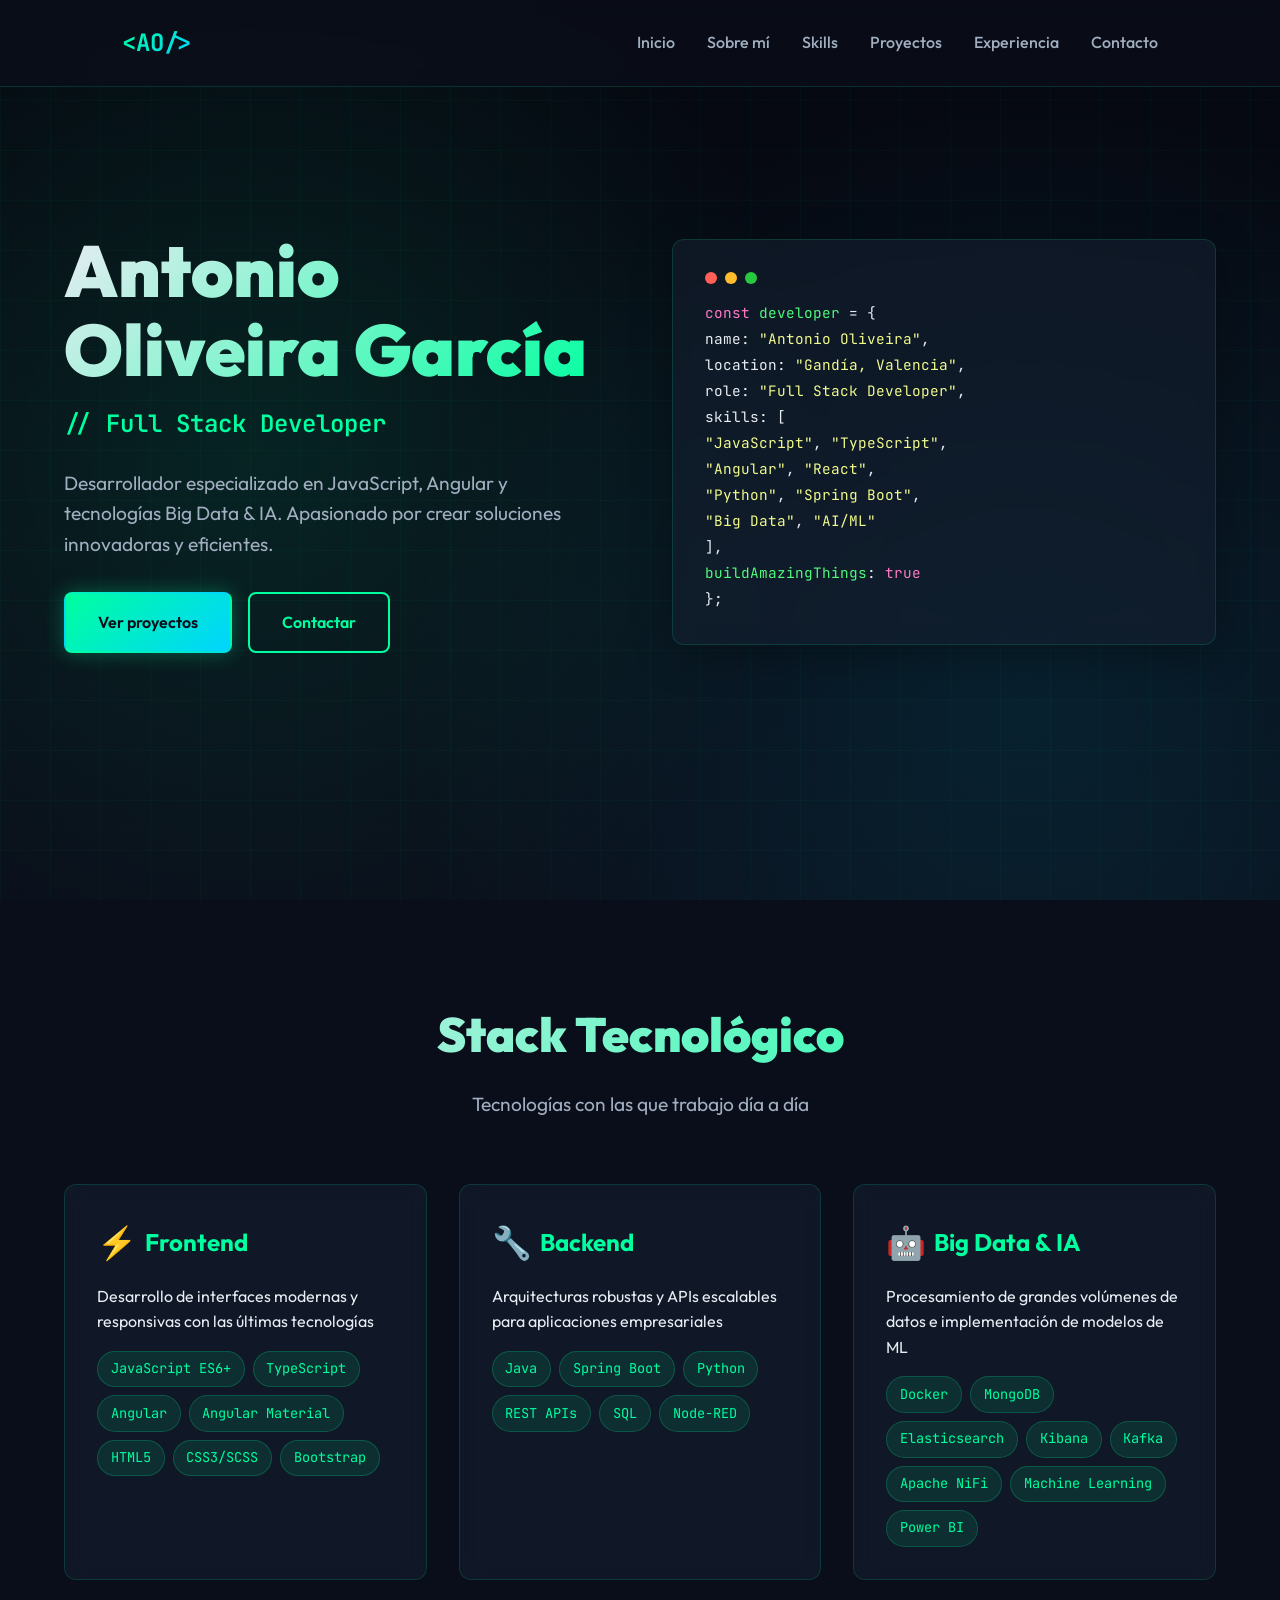
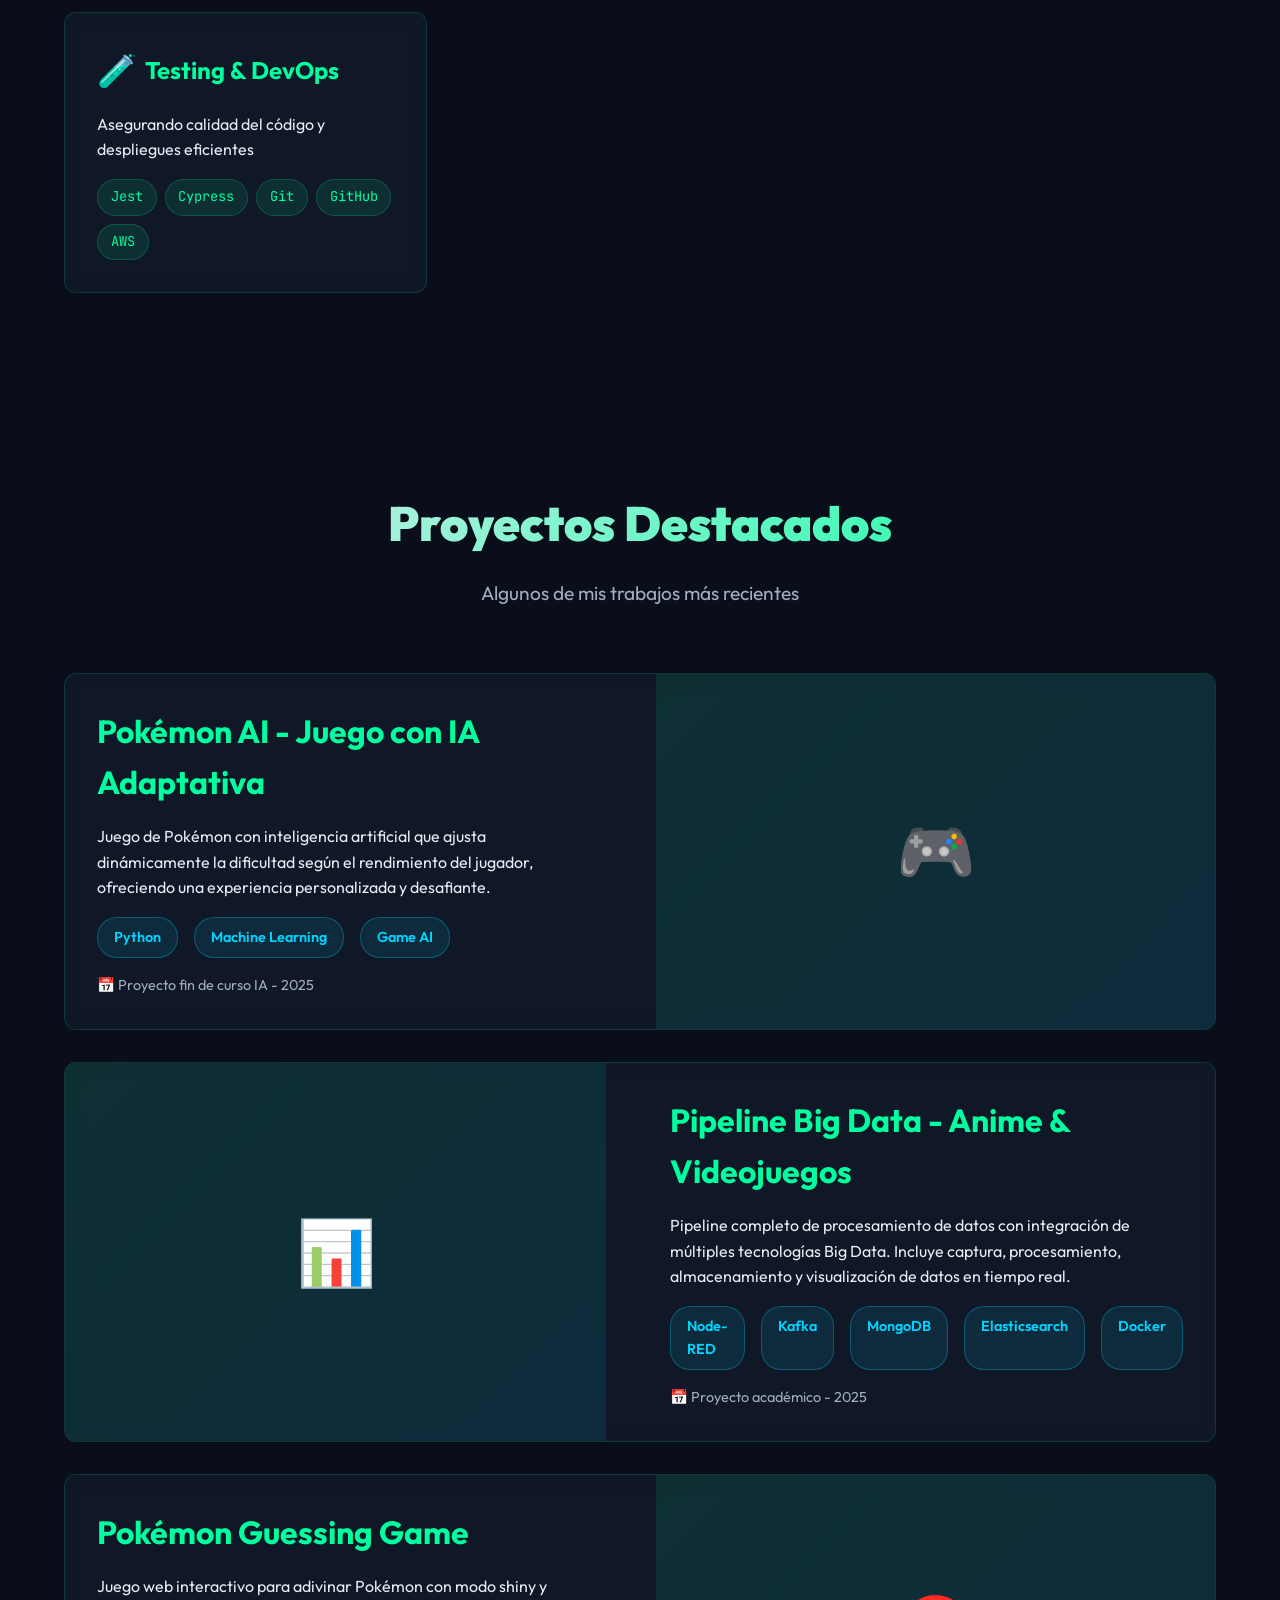
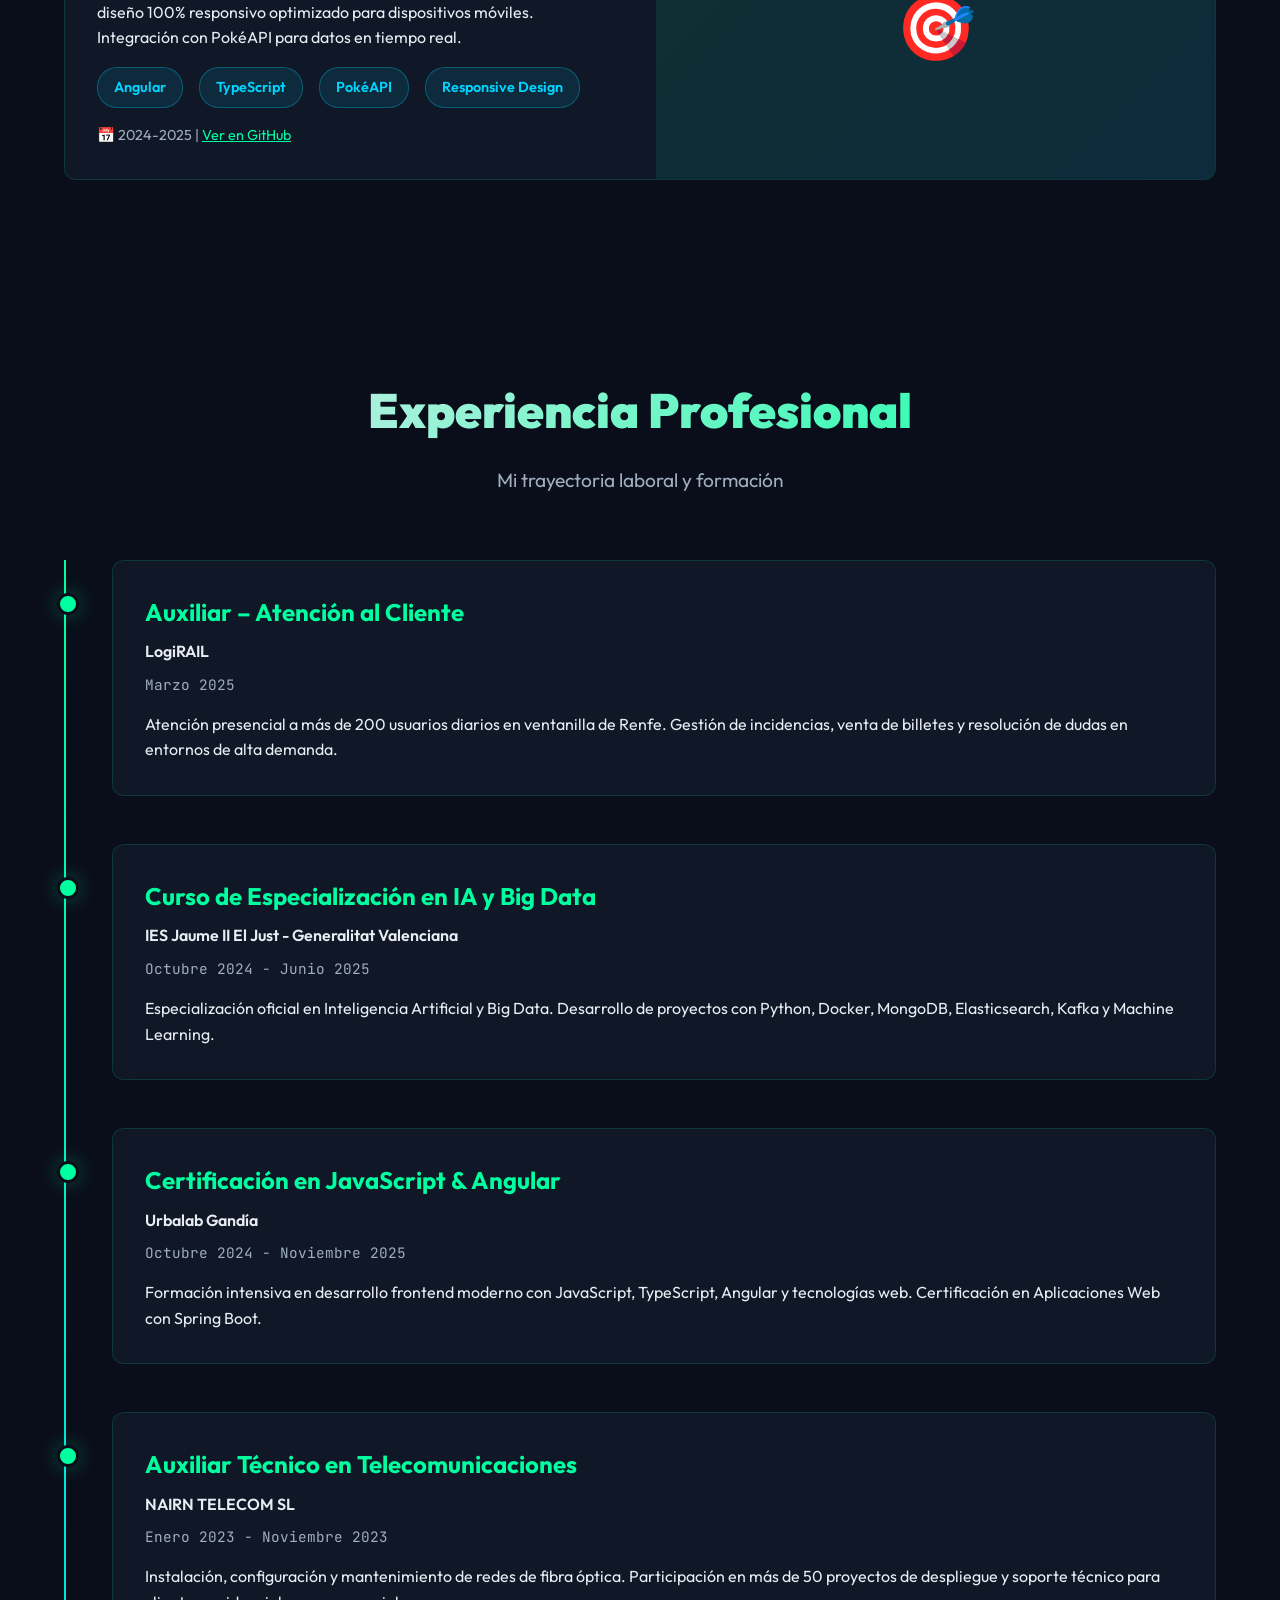
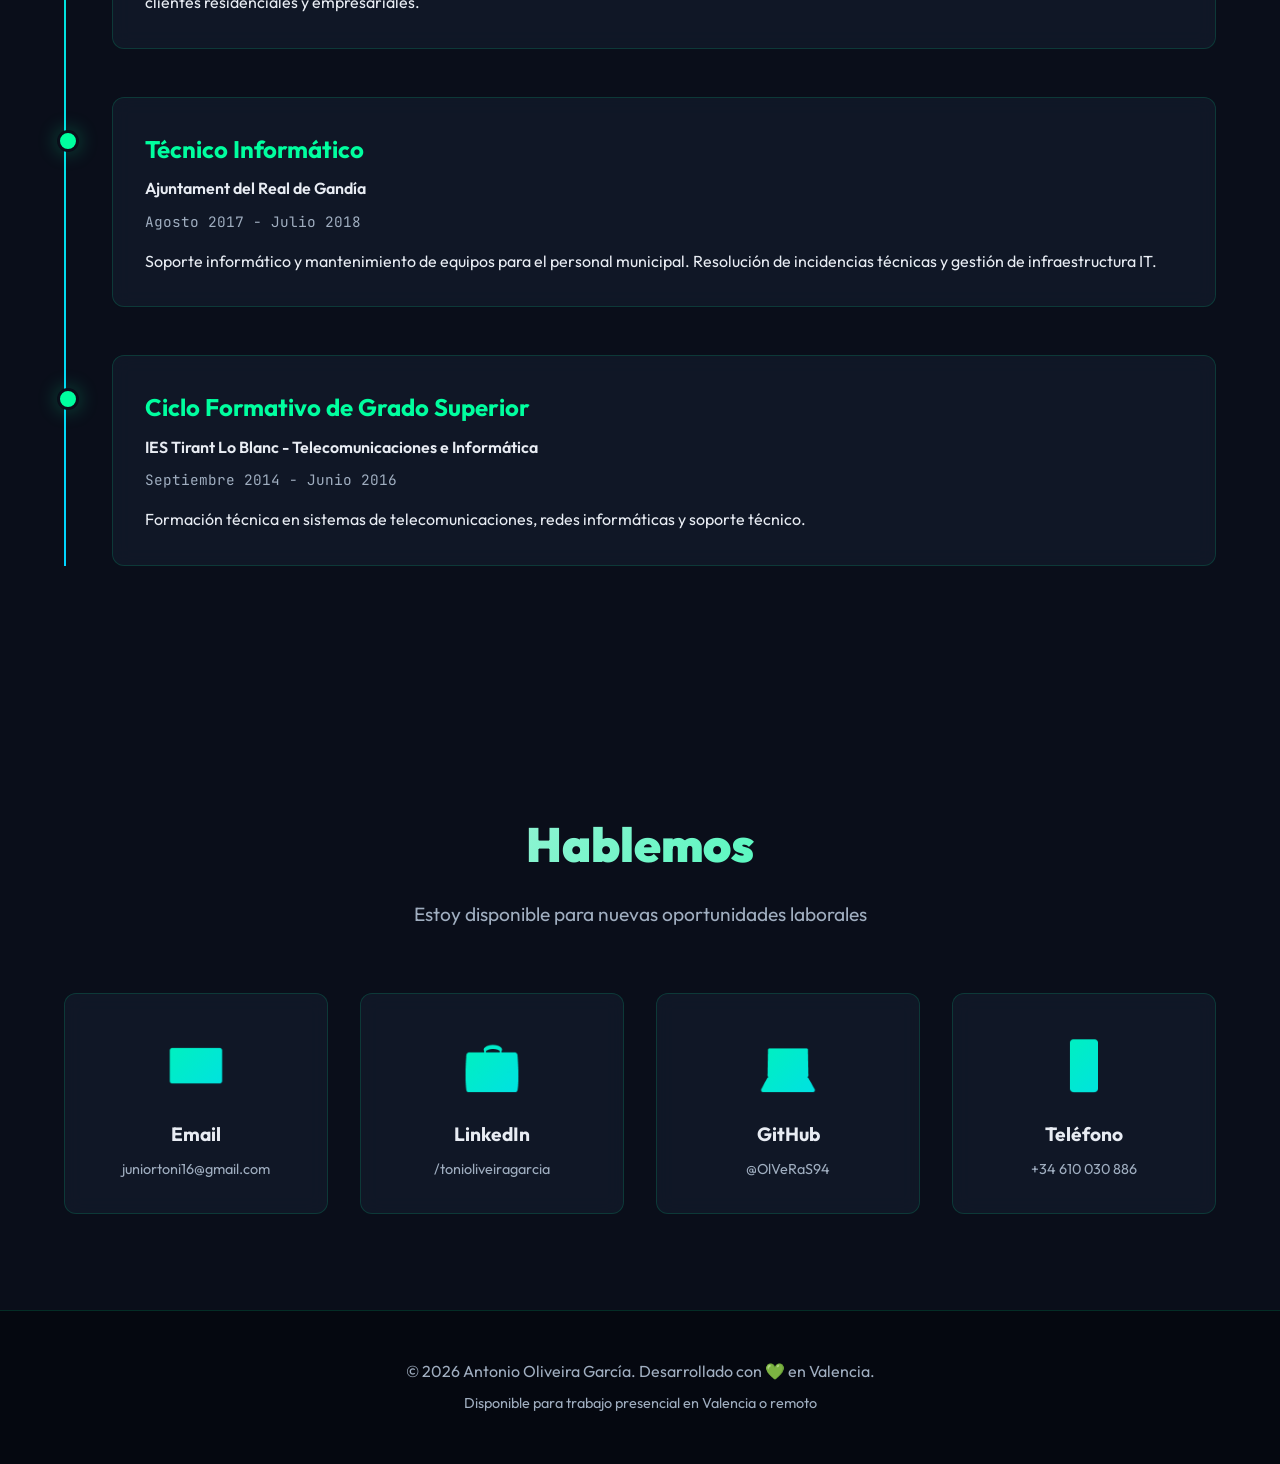
<file: index.html>
<!DOCTYPE html>
<html lang="es">
<head>
    <meta charset="UTF-8">
    <meta name="viewport" content="width=device-width, initial-scale=1.0">
    <title>Antonio Oliveira García | Full Stack Developer</title>
    <link rel="preconnect" href="https://fonts.googleapis.com">
    <link rel="preconnect" href="https://fonts.gstatic.com" crossorigin>
    <link href="https://fonts.googleapis.com/css2?family=JetBrains+Mono:wght@400;700&family=Outfit:wght@300;400;600;700;900&display=swap" rel="stylesheet">
    <link rel="stylesheet" href="style/style.css">
</head>
<body>
    <!-- Background Effects -->
    <div class="bg-animation"></div>
    <div class="grid-overlay"></div>

    <!-- Navigation -->
    <nav>
        <div class="container">
            <div class="logo">&lt;AO/&gt;</div>
            <ul>
                <li><a href="index.html">Inicio</a></li>
                <li><a href="sobre-mi.html">Sobre mí</a></li>
                <li><a href="skills.html">Skills</a></li>
                <li><a href="proyectos.html">Proyectos</a></li>
                <li><a href="experiencia.html">Experiencia</a></li>
                <li><a href="contacto.html">Contacto</a></li>
            </ul>
        </div>
    </nav>

    <!-- Hero Section -->
    <section id="inicio" class="hero">
        <div class="container">
            <div class="hero-content">
                <div class="hero-text">
                    <h1>Antonio<br>Oliveira García</h1>
                    <p class="subtitle">// Full Stack Developer</p>
                    <p>Desarrollador especializado en JavaScript, Angular y tecnologías Big Data & IA. Apasionado por crear soluciones innovadoras y eficientes.</p>
                    <div class="cta-buttons">
                        <a href="proyectos.html" class="btn btn-primary">
                            Ver proyectos
                        </a>
                        <a href="contacto.html" class="btn btn-secondary">
                            Contactar
                        </a>
                    </div>
                </div>
                <div class="code-display">
                    <div class="code-header">
                        <div class="dot dot-red"></div>
                        <div class="dot dot-yellow"></div>
                        <div class="dot dot-green"></div>
                    </div>
                    <div class="code-content">
                        <span class="code-line"><span class="keyword">const</span> <span class="function">developer</span> = {</span>
                        <span class="code-line">  name: <span class="string">"Antonio Oliveira"</span>,</span>
                        <span class="code-line">  location: <span class="string">"Gandía, Valencia"</span>,</span>
                        <span class="code-line">  role: <span class="string">"Full Stack Developer"</span>,</span>
                        <span class="code-line">  skills: [</span>
                        <span class="code-line">    <span class="string">"JavaScript"</span>, <span class="string">"TypeScript"</span>,</span>
                        <span class="code-line">    <span class="string">"Angular"</span>, <span class="string">"React"</span>,</span>
                        <span class="code-line">    <span class="string">"Python"</span>, <span class="string">"Spring Boot"</span>,</span>
                        <span class="code-line">    <span class="string">"Big Data"</span>, <span class="string">"AI/ML"</span></span>
                        <span class="code-line">  ],</span>
                        <span class="code-line">  <span class="function">buildAmazingThings</span>: <span class="keyword">true</span></span>
                        <span class="code-line">};</span>
                    </div>
                </div>
            </div>
        </div>
    </section>

    <!-- Skills Section -->
    <section id="skills">
        <div class="container">
            <div class="section-header fade-in">
                <h2>Stack Tecnológico</h2>
                <p>Tecnologías con las que trabajo día a día</p>
            </div>
            <div class="skills-grid">
                <div class="skill-card fade-in">
                    <h3><span class="skill-icon">⚡</span> Frontend</h3>
                    <p>Desarrollo de interfaces modernas y responsivas con las últimas tecnologías</p>
                    <div class="skill-tags">
                        <span class="tag">JavaScript ES6+</span>
                        <span class="tag">TypeScript</span>
                        <span class="tag">Angular</span>
                        <span class="tag">Angular Material</span>
                        <span class="tag">HTML5</span>
                        <span class="tag">CSS3/SCSS</span>
                        <span class="tag">Bootstrap</span>
                    </div>
                </div>
                <div class="skill-card fade-in">
                    <h3><span class="skill-icon">🔧</span> Backend</h3>
                    <p>Arquitecturas robustas y APIs escalables para aplicaciones empresariales</p>
                    <div class="skill-tags">
                        <span class="tag">Java</span>
                        <span class="tag">Spring Boot</span>
                        <span class="tag">Python</span>
                        <span class="tag">REST APIs</span>
                        <span class="tag">SQL</span>
                        <span class="tag">Node-RED</span>
                    </div>
                </div>
                <div class="skill-card fade-in">
                    <h3><span class="skill-icon">🤖</span> Big Data & IA</h3>
                    <p>Procesamiento de grandes volúmenes de datos e implementación de modelos de ML</p>
                    <div class="skill-tags">
                        <span class="tag">Docker</span>
                        <span class="tag">MongoDB</span>
                        <span class="tag">Elasticsearch</span>
                        <span class="tag">Kibana</span>
                        <span class="tag">Kafka</span>
                        <span class="tag">Apache NiFi</span>
                        <span class="tag">Machine Learning</span>
                        <span class="tag">Power BI</span>
                    </div>
                </div>
                <div class="skill-card fade-in">
                    <h3><span class="skill-icon">🧪</span> Testing & DevOps</h3>
                    <p>Asegurando calidad del código y despliegues eficientes</p>
                    <div class="skill-tags">
                        <span class="tag">Jest</span>
                        <span class="tag">Cypress</span>
                        <span class="tag">Git</span>
                        <span class="tag">GitHub</span>
                        <span class="tag">AWS</span>
                    </div>
                </div>
            </div>
        </div>
    </section>

    <!-- Projects Section -->
    <section id="proyectos">
        <div class="container">
            <div class="section-header fade-in">
                <h2>Proyectos Destacados</h2>
                <p>Algunos de mis trabajos más recientes</p>
            </div>
            <div class="projects-grid">
                <div class="project-card fade-in">
                    <div class="project-info">
                        <h3>Pokémon AI - Juego con IA Adaptativa</h3>
                        <p>Juego de Pokémon con inteligencia artificial que ajusta dinámicamente la dificultad según el rendimiento del jugador, ofreciendo una experiencia personalizada y desafiante.</p>
                        <div class="project-tech">
                            <span class="tech-badge">Python</span>
                            <span class="tech-badge">Machine Learning</span>
                            <span class="tech-badge">Game AI</span>
                        </div>
                        <p style="margin-top: 1rem; color: var(--text-secondary); font-size: 0.9rem;">
                            📅 Proyecto fin de curso IA - 2025
                        </p>
                    </div>
                    <div class="project-visual">
                        🎮
                    </div>
                </div>

                <div class="project-card fade-in">
                    <div class="project-visual">
                        📊
                    </div>
                    <div class="project-info">
                        <h3>Pipeline Big Data - Anime & Videojuegos</h3>
                        <p>Pipeline completo de procesamiento de datos con integración de múltiples tecnologías Big Data. Incluye captura, procesamiento, almacenamiento y visualización de datos en tiempo real.</p>
                        <div class="project-tech">
                            <span class="tech-badge">Node-RED</span>
                            <span class="tech-badge">Kafka</span>
                            <span class="tech-badge">MongoDB</span>
                            <span class="tech-badge">Elasticsearch</span>
                            <span class="tech-badge">Docker</span>
                        </div>
                        <p style="margin-top: 1rem; color: var(--text-secondary); font-size: 0.9rem;">
                            📅 Proyecto académico - 2025
                        </p>
                    </div>
                </div>

                <div class="project-card fade-in">
                    <div class="project-info">
                        <h3>Pokémon Guessing Game</h3>
                        <p>Juego web interactivo para adivinar Pokémon con modo shiny y diseño 100% responsivo optimizado para dispositivos móviles. Integración con PokéAPI para datos en tiempo real.</p>
                        <div class="project-tech">
                            <span class="tech-badge">Angular</span>
                            <span class="tech-badge">TypeScript</span>
                            <span class="tech-badge">PokéAPI</span>
                            <span class="tech-badge">Responsive Design</span>
                        </div>
                        <p style="margin-top: 1rem; color: var(--text-secondary); font-size: 0.9rem;">
                            📅 2024-2025 | 
                            <a href="https://github.com/OlVeRaS94/AdivinaElPersonaje" target="_blank" style="color: var(--accent-primary);">Ver en GitHub</a>
                        </p>
                    </div>
                    <div class="project-visual">
                        🎯
                    </div>
                </div>
            </div>
        </div>
    </section>

    <!-- Experience Section -->
    <section id="experiencia">
        <div class="container">
            <div class="section-header fade-in">
                <h2>Experiencia Profesional</h2>
                <p>Mi trayectoria laboral y formación</p>
            </div>
            <div class="timeline">
                <div class="timeline-item fade-in">
                    <h3>Auxiliar – Atención al Cliente</h3>
                    <div class="company">LogiRAIL</div>
                    <div class="date">Marzo 2025</div>
                    <p>Atención presencial a más de 200 usuarios diarios en ventanilla de Renfe. Gestión de incidencias, venta de billetes y resolución de dudas en entornos de alta demanda.</p>
                </div>

                <div class="timeline-item fade-in">
                    <h3>Curso de Especialización en IA y Big Data</h3>
                    <div class="company">IES Jaume II El Just - Generalitat Valenciana</div>
                    <div class="date">Octubre 2024 - Junio 2025</div>
                    <p>Especialización oficial en Inteligencia Artificial y Big Data. Desarrollo de proyectos con Python, Docker, MongoDB, Elasticsearch, Kafka y Machine Learning.</p>
                </div>

                <div class="timeline-item fade-in">
                    <h3>Certificación en JavaScript & Angular</h3>
                    <div class="company">Urbalab Gandía</div>
                    <div class="date">Octubre 2024 - Noviembre 2025</div>
                    <p>Formación intensiva en desarrollo frontend moderno con JavaScript, TypeScript, Angular y tecnologías web. Certificación en Aplicaciones Web con Spring Boot.</p>
                </div>

                <div class="timeline-item fade-in">
                    <h3>Auxiliar Técnico en Telecomunicaciones</h3>
                    <div class="company">NAIRN TELECOM SL</div>
                    <div class="date">Enero 2023 - Noviembre 2023</div>
                    <p>Instalación, configuración y mantenimiento de redes de fibra óptica. Participación en más de 50 proyectos de despliegue y soporte técnico para clientes residenciales y empresariales.</p>
                </div>

                <div class="timeline-item fade-in">
                    <h3>Técnico Informático</h3>
                    <div class="company">Ajuntament del Real de Gandía</div>
                    <div class="date">Agosto 2017 - Julio 2018</div>
                    <p>Soporte informático y mantenimiento de equipos para el personal municipal. Resolución de incidencias técnicas y gestión de infraestructura IT.</p>
                </div>

                <div class="timeline-item fade-in">
                    <h3>Ciclo Formativo de Grado Superior</h3>
                    <div class="company">IES Tirant Lo Blanc - Telecomunicaciones e Informática</div>
                    <div class="date">Septiembre 2014 - Junio 2016</div>
                    <p>Formación técnica en sistemas de telecomunicaciones, redes informáticas y soporte técnico.</p>
                </div>
            </div>
        </div>
    </section>

    <!-- Contact Section -->
    <section id="contacto">
        <div class="container">
            <div class="section-header fade-in">
                <h2>Hablemos</h2>
                <p>Estoy disponible para nuevas oportunidades laborales</p>
            </div>
            <div class="contact-grid">
                <a href="mailto:juniortoni16@gmail.com" class="contact-card fade-in">
                    <div class="contact-icon">📧</div>
                    <h3>Email</h3>
                    <p>juniortoni16@gmail.com</p>
                </a>
                <a href="https://linkedin.com/in/tonioliveiragarcia" target="_blank" class="contact-card fade-in">
                    <div class="contact-icon">💼</div>
                    <h3>LinkedIn</h3>
                    <p>/tonioliveiragarcia</p>
                </a>
                <a href="https://github.com/OlVeRaS94" target="_blank" class="contact-card fade-in">
                    <div class="contact-icon">💻</div>
                    <h3>GitHub</h3>
                    <p>@OlVeRaS94</p>
                </a>
                <a href="tel:+34610030886" class="contact-card fade-in">
                    <div class="contact-icon">📱</div>
                    <h3>Teléfono</h3>
                    <p>+34 610 030 886</p>
                </a>
            </div>
        </div>
    </section>

    <!-- Footer -->
    <footer>
        <div class="container">
            <p>&copy; 2026 Antonio Oliveira García. Desarrollado con 💚 en Gandia.</p>
            <p style="margin-top: 0.5rem; font-size: 0.9rem;">Disponible para trabajo presencial en Valencia o remoto</p>
        </div>
    </footer>

    <script src="script/main.js"></script>
</body>
</html>
</file>
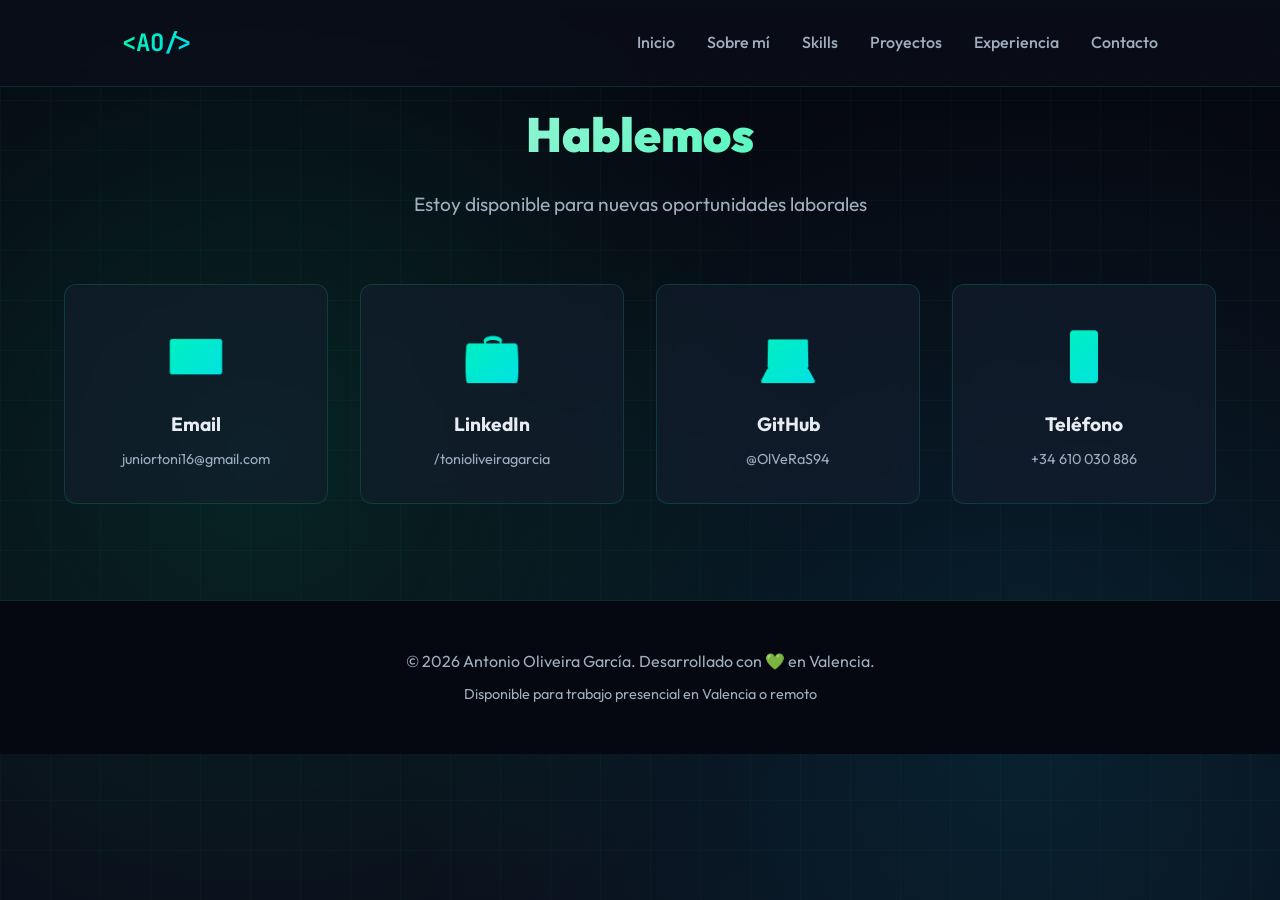
<file: contacto.html>
<!DOCTYPE html>
<html lang="es">
<head>
    <meta charset="UTF-8">
    <meta name="viewport" content="width=device-width, initial-scale=1.0">
    <title>Contacto | Antonio Oliveira García</title>
    <link rel="preconnect" href="https://fonts.googleapis.com">
    <link rel="preconnect" href="https://fonts.gstatic.com" crossorigin>
    <link href="https://fonts.googleapis.com/css2?family=JetBrains+Mono:wght@400;700&family=Outfit:wght@300;400;600;700;900&display=swap" rel="stylesheet">
    <link rel="stylesheet" href="style/style.css">
</head>
<body>
    <div class="bg-animation"></div>
    <div class="grid-overlay"></div>
    <nav>
        <div class="container">
            <div class="logo">&lt;AO/&gt;</div>
            <ul>
                <li><a href="index.html">Inicio</a></li>
                <li><a href="sobre-mi.html">Sobre mí</a></li>
                <li><a href="skills.html">Skills</a></li>
                <li><a href="proyectos.html">Proyectos</a></li>
                <li><a href="experiencia.html">Experiencia</a></li>
                <li><a href="contacto.html">Contacto</a></li>
            </ul>
        </div>
    </nav>
    <section id="contacto">
        <div class="container">
            <div class="section-header fade-in">
                <h2>Hablemos</h2>
                <p>Estoy disponible para nuevas oportunidades laborales</p>
            </div>
            <div class="contact-grid">
                <a href="mailto:juniortoni16@gmail.com" class="contact-card fade-in">
                    <div class="contact-icon">📧</div>
                    <h3>Email</h3>
                    <p>juniortoni16@gmail.com</p>
                </a>
                <a href="https://linkedin.com/in/tonioliveiragarcia" target="_blank" class="contact-card fade-in">
                    <div class="contact-icon">💼</div>
                    <h3>LinkedIn</h3>
                    <p>/tonioliveiragarcia</p>
                </a>
                <a href="https://github.com/OlVeRaS94" target="_blank" class="contact-card fade-in">
                    <div class="contact-icon">💻</div>
                    <h3>GitHub</h3>
                    <p>@OlVeRaS94</p>
                </a>
                <a href="tel:+34610030886" class="contact-card fade-in">
                    <div class="contact-icon">📱</div>
                    <h3>Teléfono</h3>
                    <p>+34 610 030 886</p>
                </a>
            </div>
        </div>
    </section>
    <footer>
        <div class="container">
            <p>&copy; 2026 Antonio Oliveira García. Desarrollado con 💚 en Valencia.</p>
            <p style="margin-top: 0.5rem; font-size: 0.9rem;">Disponible para trabajo presencial en Valencia o remoto</p>
        </div>
    </footer>
    <script src="script/main.js"></script>
</body>
</html>
</file>
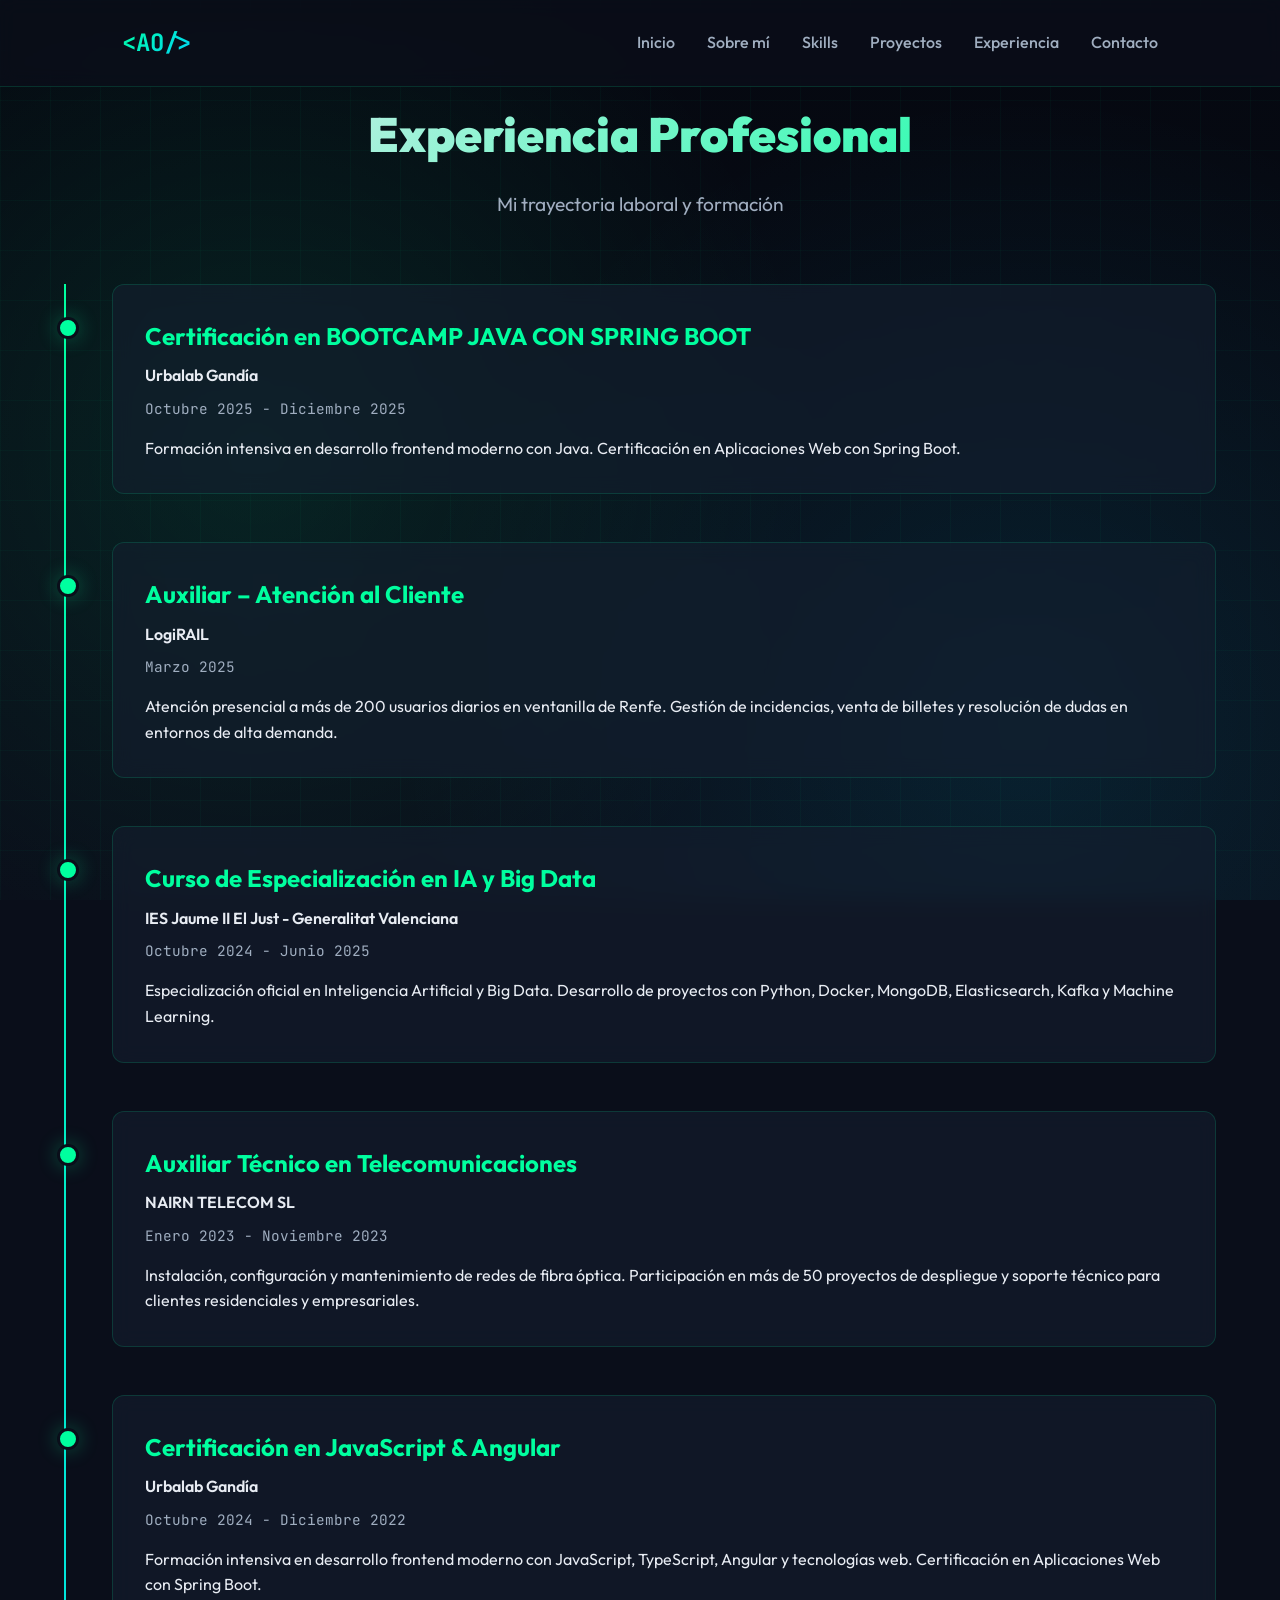
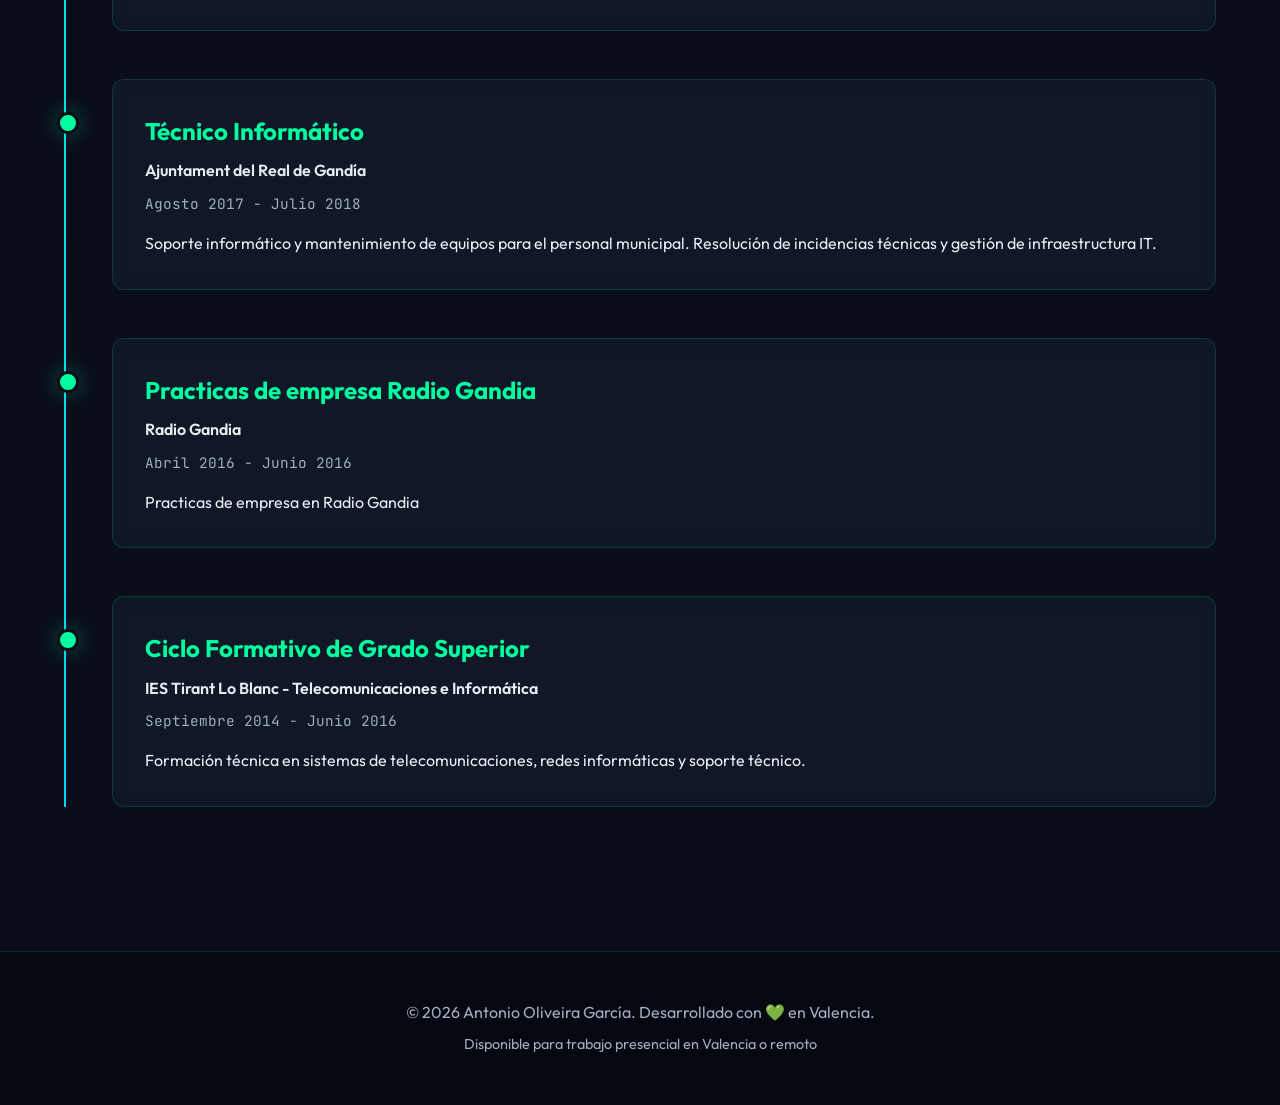
<file: experiencia.html>
<!DOCTYPE html>
<html lang="es">
<head>
    <meta charset="UTF-8">
    <meta name="viewport" content="width=device-width, initial-scale=1.0">
    <title>Experiencia | Antonio Oliveira García</title>
    <link rel="preconnect" href="https://fonts.googleapis.com">
    <link rel="preconnect" href="https://fonts.gstatic.com" crossorigin>
    <link href="https://fonts.googleapis.com/css2?family=JetBrains+Mono:wght@400;700&family=Outfit:wght@300;400;600;700;900&display=swap" rel="stylesheet">
    <link rel="stylesheet" href="style/style.css">
</head>
<body>
    <div class="bg-animation"></div>
    <div class="grid-overlay"></div>
    <nav>
        <div class="container">
            <div class="logo">&lt;AO/&gt;</div>
            <ul>
                <li><a href="index.html">Inicio</a></li>
                <li><a href="sobre-mi.html">Sobre mí</a></li>
                <li><a href="skills.html">Skills</a></li>
                <li><a href="proyectos.html">Proyectos</a></li>
                <li><a href="experiencia.html">Experiencia</a></li>
                <li><a href="contacto.html">Contacto</a></li>
            </ul>
        </div>
    </nav>
    <section id="experiencia">
        <div class="container">
            <div class="section-header fade-in">
                <h2>Experiencia Profesional</h2>
                <p>Mi trayectoria laboral y formación</p>
            </div>
            <div class="timeline">
                <div class="timeline-item fade-in">
                    <h3>Certificación en BOOTCAMP JAVA CON SPRING BOOT</h3>
                    <div class="company">Urbalab Gandía</div>
                    <div class="date">Octubre 2025 - Diciembre 2025</div>
                    <p>Formación intensiva en desarrollo frontend moderno con Java. Certificación en Aplicaciones Web con Spring Boot.</p>
                </div>
                <div class="timeline-item fade-in">
                    <h3>Auxiliar – Atención al Cliente</h3>
                    <div class="company">LogiRAIL</div>
                    <div class="date">Marzo 2025</div>
                    <p>Atención presencial a más de 200 usuarios diarios en ventanilla de Renfe. Gestión de incidencias, venta de billetes y resolución de dudas en entornos de alta demanda.</p>
                </div>
                <div class="timeline-item fade-in">
                    <h3>Curso de Especialización en IA y Big Data</h3>
                    <div class="company">IES Jaume II El Just - Generalitat Valenciana</div>
                    <div class="date">Octubre 2024 - Junio 2025</div>
                    <p>Especialización oficial en Inteligencia Artificial y Big Data. Desarrollo de proyectos con Python, Docker, MongoDB, Elasticsearch, Kafka y Machine Learning.</p>
                </div>
                <div class="timeline-item fade-in">
                    <h3>Auxiliar Técnico en Telecomunicaciones</h3>
                    <div class="company">NAIRN TELECOM SL</div>
                    <div class="date">Enero 2023 - Noviembre 2023</div>
                    <p>Instalación, configuración y mantenimiento de redes de fibra óptica. Participación en más de 50 proyectos de despliegue y soporte técnico para clientes residenciales y empresariales.</p>
                </div>
                <div class="timeline-item fade-in">
                    <h3>Certificación en JavaScript & Angular</h3>
                    <div class="company">Urbalab Gandía</div>
                    <div class="date">Octubre 2024 - Diciembre 2022</div>
                    <p>Formación intensiva en desarrollo frontend moderno con JavaScript, TypeScript, Angular y tecnologías web. Certificación en Aplicaciones Web con Spring Boot.</p>
                </div>
                <div class="timeline-item fade-in">
                    <h3>Técnico Informático</h3>
                    <div class="company">Ajuntament del Real de Gandía</div>
                    <div class="date">Agosto 2017 - Julio 2018</div>
                    <p>Soporte informático y mantenimiento de equipos para el personal municipal. Resolución de incidencias técnicas y gestión de infraestructura IT.</p>
                </div>
                <div class="timeline-item fade-in">
                    <h3>Practicas de empresa Radio Gandia</h3>
                    <div class="company">Radio Gandia</div>
                    <div class="date">Abril 2016 - Junio 2016</div>
                    <p>Practicas de empresa en Radio Gandia<p></p>
                </div>
                <div class="timeline-item fade-in">
                    <h3>Ciclo Formativo de Grado Superior</h3>
                    <div class="company">IES Tirant Lo Blanc - Telecomunicaciones e Informática</div>
                    <div class="date">Septiembre 2014 - Junio 2016</div>
                    <p>Formación técnica en sistemas de telecomunicaciones, redes informáticas y soporte técnico.</p>
                </div>
            </div>
        </div>
    </section>
    <footer>
        <div class="container">
            <p>&copy; 2026 Antonio Oliveira García. Desarrollado con 💚 en Valencia.</p>
            <p style="margin-top: 0.5rem; font-size: 0.9rem;">Disponible para trabajo presencial en Valencia o remoto</p>
        </div>
    </footer>
    <script src="script/main.js"></script>
</body>
</html>
</file>
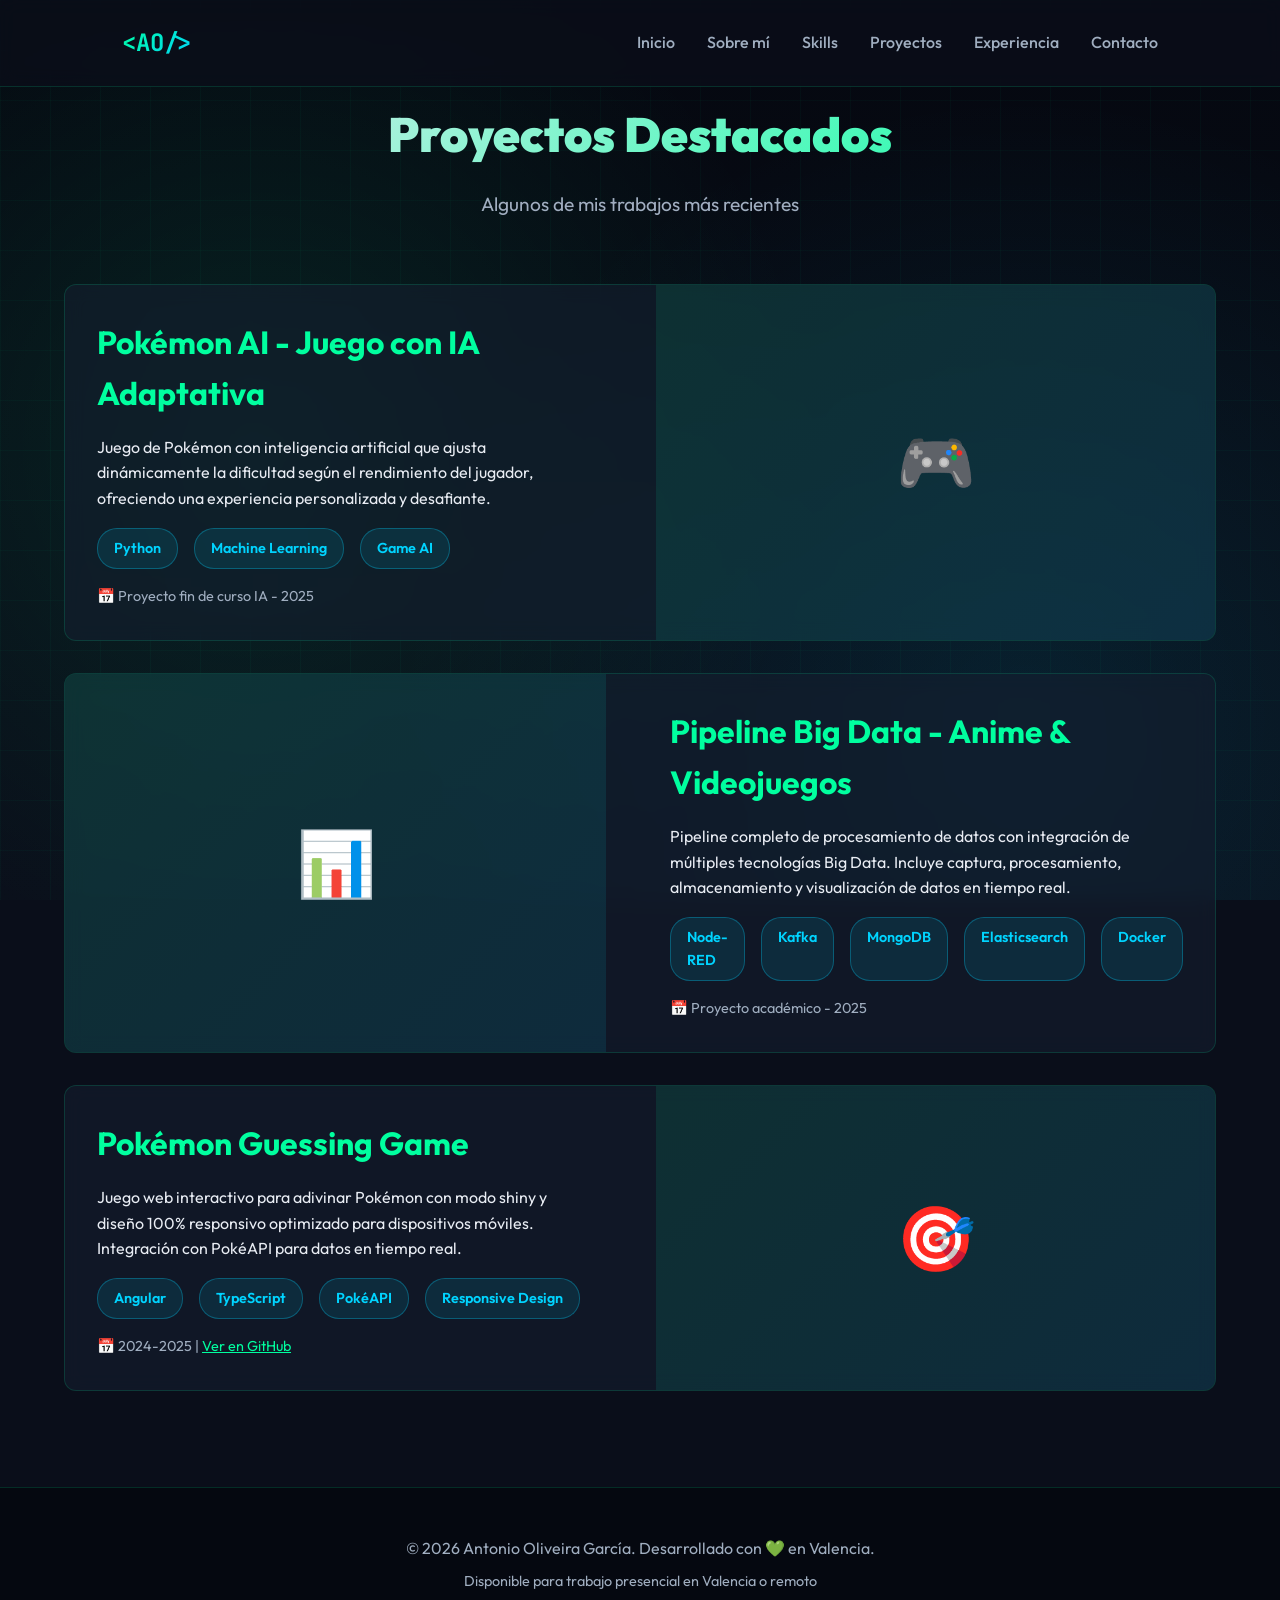
<file: proyectos.html>
<!DOCTYPE html>
<html lang="es">
<head>
    <meta charset="UTF-8">
    <meta name="viewport" content="width=device-width, initial-scale=1.0">
    <title>Proyectos | Antonio Oliveira García</title>
    <link rel="preconnect" href="https://fonts.googleapis.com">
    <link rel="preconnect" href="https://fonts.gstatic.com" crossorigin>
    <link href="https://fonts.googleapis.com/css2?family=JetBrains+Mono:wght@400;700&family=Outfit:wght@300;400;600;700;900&display=swap" rel="stylesheet">
    <link rel="stylesheet" href="style/style.css">
</head>
<body>
    <div class="bg-animation"></div>
    <div class="grid-overlay"></div>
    <nav>
        <div class="container">
            <div class="logo">&lt;AO/&gt;</div>
            <ul>
                <li><a href="index.html">Inicio</a></li>
                <li><a href="sobre-mi.html">Sobre mí</a></li>
                <li><a href="skills.html">Skills</a></li>
                <li><a href="proyectos.html">Proyectos</a></li>
                <li><a href="experiencia.html">Experiencia</a></li>
                <li><a href="contacto.html">Contacto</a></li>
            </ul>
        </div>
    </nav>
    <section id="proyectos">
        <div class="container">
            <div class="section-header fade-in">
                <h2>Proyectos Destacados</h2>
                <p>Algunos de mis trabajos más recientes</p>
            </div>
            <div class="projects-grid">
                <div class="project-card fade-in">
                    <div class="project-info">
                        <h3>Pokémon AI - Juego con IA Adaptativa</h3>
                        <p>Juego de Pokémon con inteligencia artificial que ajusta dinámicamente la dificultad según el rendimiento del jugador, ofreciendo una experiencia personalizada y desafiante.</p>
                        <div class="project-tech">
                            <span class="tech-badge">Python</span>
                            <span class="tech-badge">Machine Learning</span>
                            <span class="tech-badge">Game AI</span>
                        </div>
                        <p style="margin-top: 1rem; color: var(--text-secondary); font-size: 0.9rem;">
                            📅 Proyecto fin de curso IA - 2025
                        </p>
                    </div>
                    <div class="project-visual">
                        🎮
                    </div>
                </div>
                <div class="project-card fade-in">
                    <div class="project-visual">
                        📊
                    </div>
                    <div class="project-info">
                        <h3>Pipeline Big Data - Anime & Videojuegos</h3>
                        <p>Pipeline completo de procesamiento de datos con integración de múltiples tecnologías Big Data. Incluye captura, procesamiento, almacenamiento y visualización de datos en tiempo real.</p>
                        <div class="project-tech">
                            <span class="tech-badge">Node-RED</span>
                            <span class="tech-badge">Kafka</span>
                            <span class="tech-badge">MongoDB</span>
                            <span class="tech-badge">Elasticsearch</span>
                            <span class="tech-badge">Docker</span>
                        </div>
                        <p style="margin-top: 1rem; color: var(--text-secondary); font-size: 0.9rem;">
                            📅 Proyecto académico - 2025
                        </p>
                    </div>
                </div>
                <div class="project-card fade-in">
                    <div class="project-info">
                        <h3>Pokémon Guessing Game</h3>
                        <p>Juego web interactivo para adivinar Pokémon con modo shiny y diseño 100% responsivo optimizado para dispositivos móviles. Integración con PokéAPI para datos en tiempo real.</p>
                        <div class="project-tech">
                            <span class="tech-badge">Angular</span>
                            <span class="tech-badge">TypeScript</span>
                            <span class="tech-badge">PokéAPI</span>
                            <span class="tech-badge">Responsive Design</span>
                        </div>
                        <p style="margin-top: 1rem; color: var(--text-secondary); font-size: 0.9rem;">
                            📅 2024-2025 | 
                            <a href="https://github.com/OlVeRaS94/AdivinaElPersonaje" target="_blank" style="color: var(--accent-primary);">Ver en GitHub</a>
                        </p>
                    </div>
                    <div class="project-visual">
                        🎯
                    </div>
                </div>
            </div>
        </div>
    </section>
    <footer>
        <div class="container">
            <p>&copy; 2026 Antonio Oliveira García. Desarrollado con 💚 en Valencia.</p>
            <p style="margin-top: 0.5rem; font-size: 0.9rem;">Disponible para trabajo presencial en Valencia o remoto</p>
        </div>
    </footer>
    <script src="script/main.js"></script>
</body>
</html>
</file>
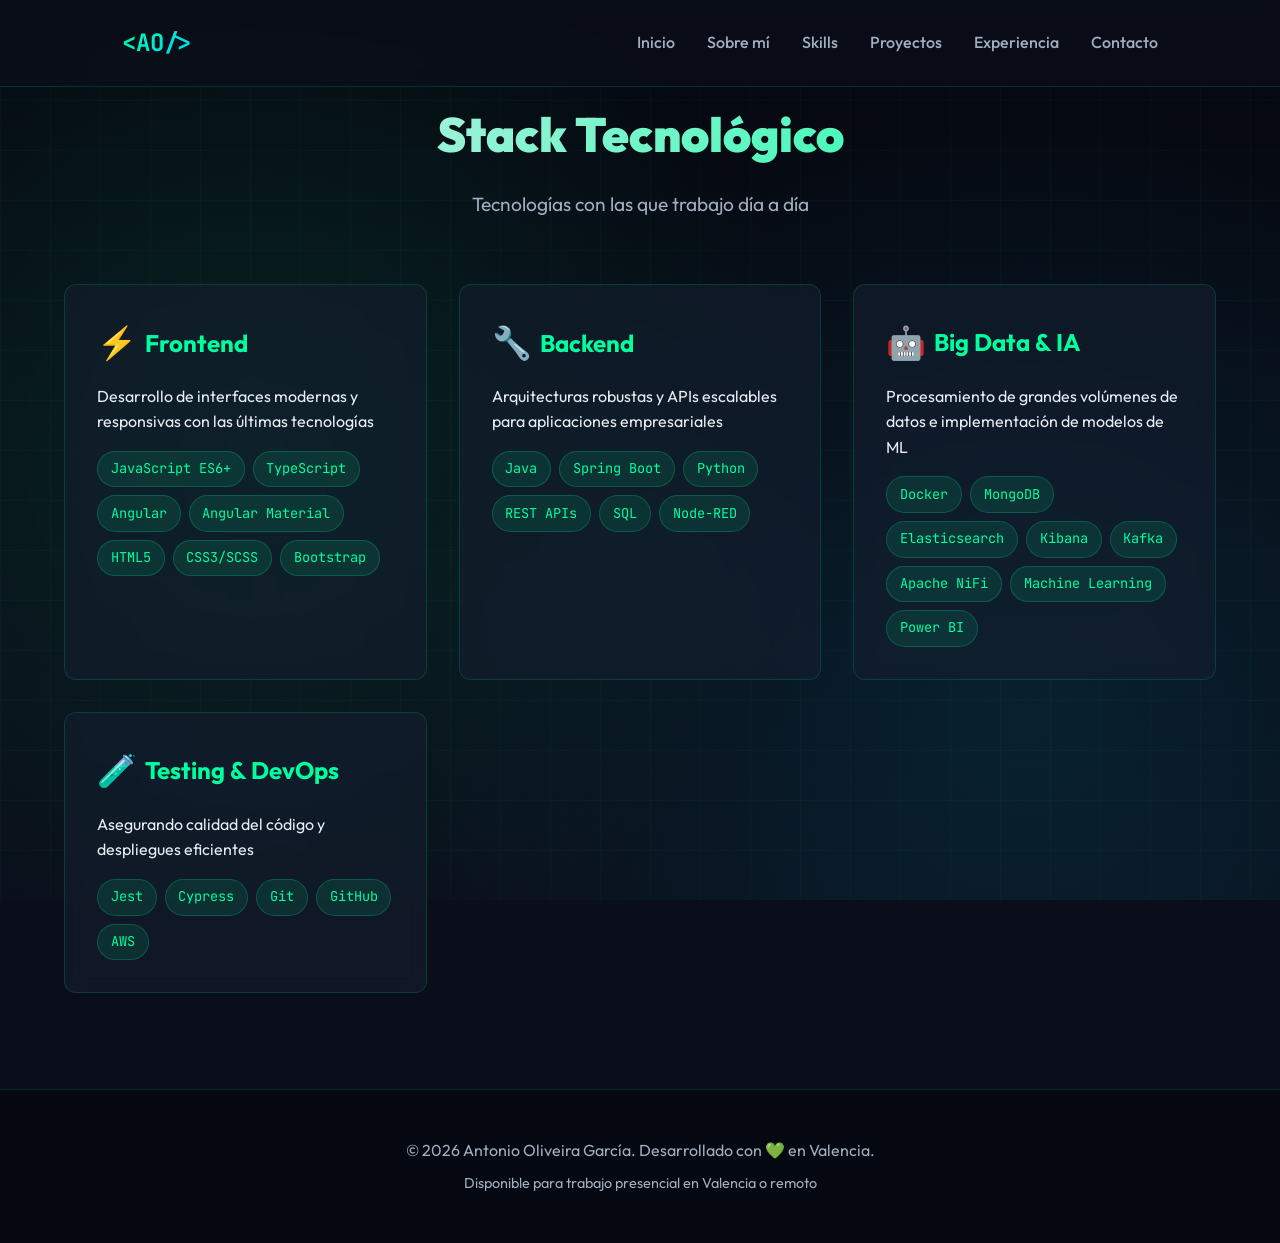
<file: skills.html>
<!DOCTYPE html>
<html lang="es">
<head>
    <meta charset="UTF-8">
    <meta name="viewport" content="width=device-width, initial-scale=1.0">
    <title>Skills | Antonio Oliveira García</title>
    <link rel="preconnect" href="https://fonts.googleapis.com">
    <link rel="preconnect" href="https://fonts.gstatic.com" crossorigin>
    <link href="https://fonts.googleapis.com/css2?family=JetBrains+Mono:wght@400;700&family=Outfit:wght@300;400;600;700;900&display=swap" rel="stylesheet">
    <link rel="stylesheet" href="style/style.css">
</head>
<body>
    <div class="bg-animation"></div>
    <div class="grid-overlay"></div>
    <nav>
        <div class="container">
            <div class="logo">&lt;AO/&gt;</div>
            <ul>
                <li><a href="index.html">Inicio</a></li>
                <li><a href="sobre-mi.html">Sobre mí</a></li>
                <li><a href="skills.html">Skills</a></li>
                <li><a href="proyectos.html">Proyectos</a></li>
                <li><a href="experiencia.html">Experiencia</a></li>
                <li><a href="contacto.html">Contacto</a></li>
            </ul>
        </div>
    </nav>
    <section id="skills">
        <div class="container">
            <div class="section-header fade-in">
                <h2>Stack Tecnológico</h2>
                <p>Tecnologías con las que trabajo día a día</p>
            </div>
            <div class="skills-grid">
                <div class="skill-card fade-in">
                    <h3><span class="skill-icon">⚡</span> Frontend</h3>
                    <p>Desarrollo de interfaces modernas y responsivas con las últimas tecnologías</p>
                    <div class="skill-tags">
                        <span class="tag">JavaScript ES6+</span>
                        <span class="tag">TypeScript</span>
                        <span class="tag">Angular</span>
                        <span class="tag">Angular Material</span>
                        <span class="tag">HTML5</span>
                        <span class="tag">CSS3/SCSS</span>
                        <span class="tag">Bootstrap</span>
                    </div>
                </div>
                <div class="skill-card fade-in">
                    <h3><span class="skill-icon">🔧</span> Backend</h3>
                    <p>Arquitecturas robustas y APIs escalables para aplicaciones empresariales</p>
                    <div class="skill-tags">
                        <span class="tag">Java</span>
                        <span class="tag">Spring Boot</span>
                        <span class="tag">Python</span>
                        <span class="tag">REST APIs</span>
                        <span class="tag">SQL</span>
                        <span class="tag">Node-RED</span>
                    </div>
                </div>
                <div class="skill-card fade-in">
                    <h3><span class="skill-icon">🤖</span> Big Data & IA</h3>
                    <p>Procesamiento de grandes volúmenes de datos e implementación de modelos de ML</p>
                    <div class="skill-tags">
                        <span class="tag">Docker</span>
                        <span class="tag">MongoDB</span>
                        <span class="tag">Elasticsearch</span>
                        <span class="tag">Kibana</span>
                        <span class="tag">Kafka</span>
                        <span class="tag">Apache NiFi</span>
                        <span class="tag">Machine Learning</span>
                        <span class="tag">Power BI</span>
                    </div>
                </div>
                <div class="skill-card fade-in">
                    <h3><span class="skill-icon">🧪</span> Testing & DevOps</h3>
                    <p>Asegurando calidad del código y despliegues eficientes</p>
                    <div class="skill-tags">
                        <span class="tag">Jest</span>
                        <span class="tag">Cypress</span>
                        <span class="tag">Git</span>
                        <span class="tag">GitHub</span>
                        <span class="tag">AWS</span>
                    </div>
                </div>
            </div>
        </div>
    </section>
    <footer>
        <div class="container">
            <p>&copy; 2026 Antonio Oliveira García. Desarrollado con 💚 en Valencia.</p>
            <p style="margin-top: 0.5rem; font-size: 0.9rem;">Disponible para trabajo presencial en Valencia o remoto</p>
        </div>
    </footer>
    <script src="script/main.js"></script>
</body>
</html>
</file>
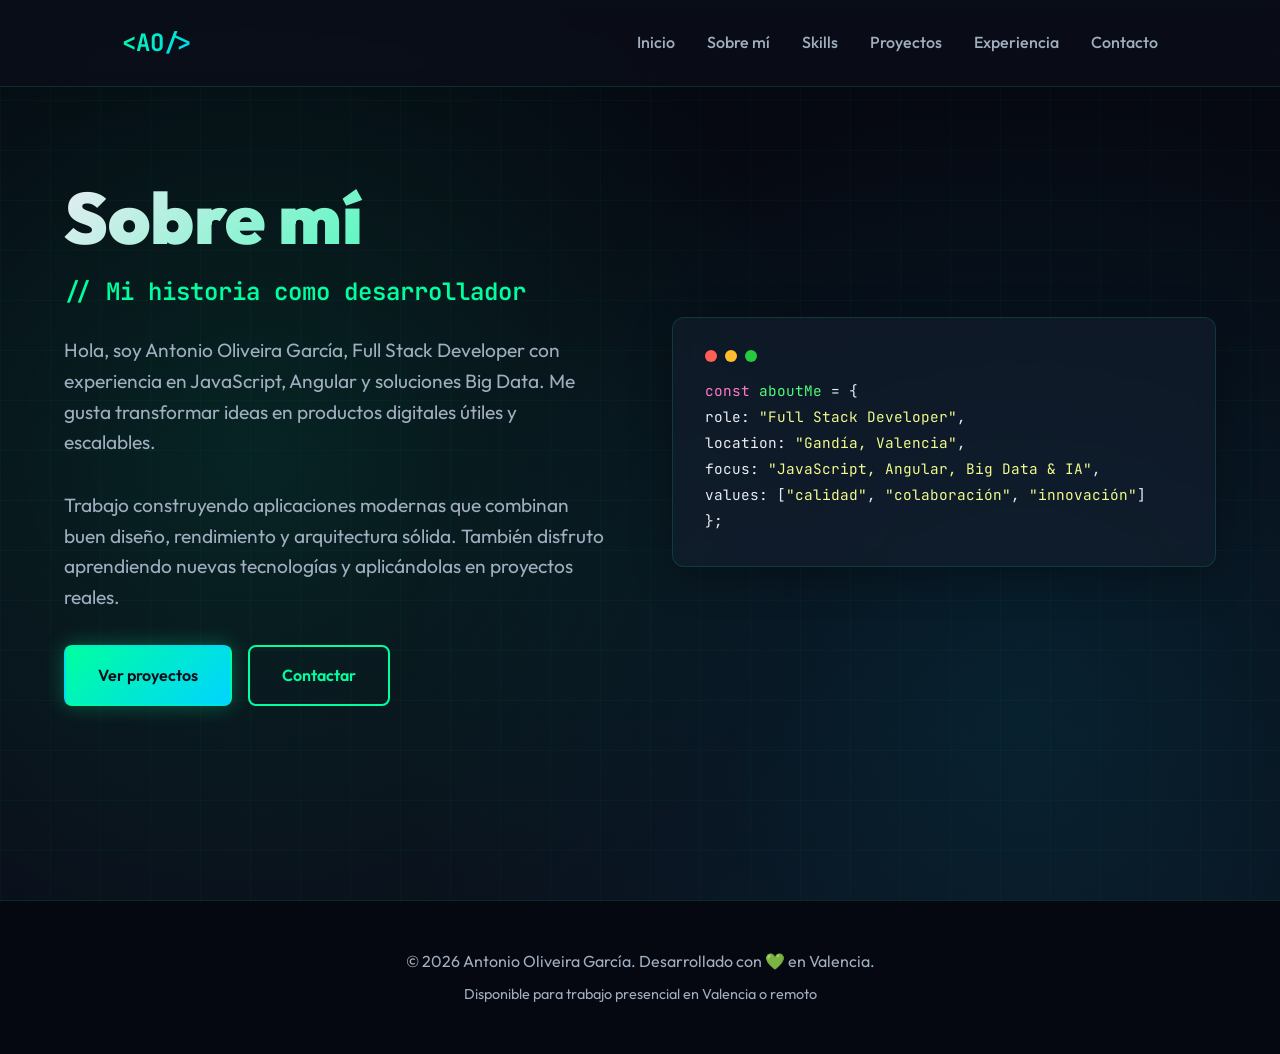
<file: sobre-mi.html>
<!DOCTYPE html>
<html lang="es">
<head>
    <meta charset="UTF-8">
    <meta name="viewport" content="width=device-width, initial-scale=1.0">
    <title>Sobre mí | Antonio Oliveira García</title>
    <link rel="preconnect" href="https://fonts.googleapis.com">
    <link rel="preconnect" href="https://fonts.gstatic.com" crossorigin>
    <link href="https://fonts.googleapis.com/css2?family=JetBrains+Mono:wght@400;700&family=Outfit:wght@300;400;600;700;900&display=swap" rel="stylesheet">
    <link rel="stylesheet" href="style/style.css">
</head>
<body>
    <div class="bg-animation"></div>
    <div class="grid-overlay"></div>
    <nav>
        <div class="container">
            <div class="logo">&lt;AO/&gt;</div>
            <ul>
                <li><a href="index.html">Inicio</a></li>
                <li><a href="sobre-mi.html">Sobre mí</a></li>
                <li><a href="skills.html">Skills</a></li>
                <li><a href="proyectos.html">Proyectos</a></li>
                <li><a href="experiencia.html">Experiencia</a></li>
                <li><a href="contacto.html">Contacto</a></li>
            </ul>
        </div>
    </nav>
    <section class="hero">
        <div class="container">
            <div class="hero-content">
                <div class="hero-text">
                    <h1>Sobre mí</h1>
                    <p class="subtitle">// Mi historia como desarrollador</p>
                    <p>Hola, soy Antonio Oliveira García, Full Stack Developer con experiencia en JavaScript, Angular y soluciones Big Data. Me gusta transformar ideas en productos digitales útiles y escalables.</p>
                    <p>Trabajo construyendo aplicaciones modernas que combinan buen diseño, rendimiento y arquitectura sólida. También disfruto aprendiendo nuevas tecnologías y aplicándolas en proyectos reales.</p>
                    <div class="cta-buttons">
                        <a href="proyectos.html" class="btn btn-primary">Ver proyectos</a>
                        <a href="contacto.html" class="btn btn-secondary">Contactar</a>
                    </div>
                </div>
                <div class="code-display">
                    <div class="code-header">
                        <div class="dot dot-red"></div>
                        <div class="dot dot-yellow"></div>
                        <div class="dot dot-green"></div>
                    </div>
                    <div class="code-content">
                        <span class="code-line"><span class="keyword">const</span> <span class="function">aboutMe</span> = {</span>
                        <span class="code-line">  role: <span class="string">"Full Stack Developer"</span>,</span>
                        <span class="code-line">  location: <span class="string">"Gandía, Valencia"</span>,</span>
                        <span class="code-line">  focus: <span class="string">"JavaScript, Angular, Big Data & IA"</span>,</span>
                        <span class="code-line">  values: [<span class="string">"calidad"</span>, <span class="string">"colaboración"</span>, <span class="string">"innovación"</span>]</span>
                        <span class="code-line">};</span>
                    </div>
                </div>
            </div>
        </div>
    </section>
    <footer>
        <div class="container">
            <p>&copy; 2026 Antonio Oliveira García. Desarrollado con 💚 en Valencia.</p>
            <p style="margin-top: 0.5rem; font-size: 0.9rem;">Disponible para trabajo presencial en Valencia o remoto</p>
        </div>
    </footer>
    <script src="script/main.js"></script>
</body>
</html>
</file>
<file: style/style.css>
:root {
            --bg-dark: #0a0e1a;
            --bg-darker: #050810;
            --accent-primary: #00ff9f;
            --accent-secondary: #00d4ff;
            --text-primary: #e8ecf3;
            --text-secondary: #a0aec0;
            --card-bg: rgba(20, 30, 48, 0.6);
            --border-color: rgba(0, 255, 159, 0.15);
            --glow: 0 0 20px rgba(0, 255, 159, 0.3);
        }

        * {
            margin: 0;
            padding: 0;
            box-sizing: border-box;
        }

        body {
            font-family: 'Outfit', sans-serif;
            background: var(--bg-dark);
            color: var(--text-primary);
            line-height: 1.6;
            overflow-x: hidden;
        }

        /* Animated Background */
        .bg-animation {
            position: fixed;
            top: 0;
            left: 0;
            width: 100%;
            height: 100%;
            z-index: -1;
            background: 
                radial-gradient(circle at 20% 50%, rgba(0, 255, 159, 0.1) 0%, transparent 50%),
                radial-gradient(circle at 80% 80%, rgba(0, 212, 255, 0.1) 0%, transparent 50%),
                linear-gradient(180deg, var(--bg-darker) 0%, var(--bg-dark) 100%);
        }

        .grid-overlay {
            position: fixed;
            top: 0;
            left: 0;
            width: 100%;
            height: 100%;
            background-image: 
                linear-gradient(rgba(0, 255, 159, 0.03) 1px, transparent 1px),
                linear-gradient(90deg, rgba(0, 255, 159, 0.03) 1px, transparent 1px);
            background-size: 50px 50px;
            z-index: -1;
            animation: gridMove 20s linear infinite;
        }

        @keyframes gridMove {
            0% { transform: translate(0, 0); }
            100% { transform: translate(50px, 50px); }
        }

        /* Navigation */
        nav {
            position: fixed;
            top: 0;
            width: 100%;
            padding: 1.5rem 5%;
            background: rgba(10, 14, 26, 0.8);
            backdrop-filter: blur(10px);
            border-bottom: 1px solid var(--border-color);
            z-index: 1000;
            animation: slideDown 0.5s ease-out;
        }

        @keyframes slideDown {
            from {
                transform: translateY(-100%);
                opacity: 0;
            }
            to {
                transform: translateY(0);
                opacity: 1;
            }
        }

        nav .container {
            max-width: 1400px;
            margin: 0 auto;
            display: flex;
            justify-content: space-between;
            align-items: center;
        }

        .logo {
            font-family: 'JetBrains Mono', monospace;
            font-weight: 700;
            font-size: 1.5rem;
            background: linear-gradient(135deg, var(--accent-primary), var(--accent-secondary));
            -webkit-background-clip: text;
            -webkit-text-fill-color: transparent;
            background-clip: text;
        }

        nav ul {
            display: flex;
            gap: 2rem;
            list-style: none;
        }

        nav a {
            color: var(--text-secondary);
            text-decoration: none;
            font-weight: 500;
            transition: all 0.3s ease;
            position: relative;
        }

        nav a::after {
            content: '';
            position: absolute;
            bottom: -5px;
            left: 0;
            width: 0;
            height: 2px;
            background: var(--accent-primary);
            transition: width 0.3s ease;
        }

        nav a:hover {
            color: var(--accent-primary);
        }

        nav a:hover::after {
            width: 100%;
        }

        /* Container */
        .container {
            max-width: 1400px;
            margin: 0 auto;
            padding: 0 5%;
        }

        /* Hero Section */
        .hero {
            min-height: 100vh;
            display: flex;
            align-items: center;
            padding-top: 80px;
            position: relative;
        }

        .hero-content {
            display: grid;
            grid-template-columns: 1fr 1fr;
            gap: 4rem;
            align-items: center;
            animation: fadeInUp 1s ease-out;
        }

        @keyframes fadeInUp {
            from {
                opacity: 0;
                transform: translateY(30px);
            }
            to {
                opacity: 1;
                transform: translateY(0);
            }
        }

        .hero-text h1 {
            font-size: 4.5rem;
            font-weight: 900;
            line-height: 1.1;
            margin-bottom: 1rem;
            background: linear-gradient(135deg, var(--text-primary) 0%, var(--accent-primary) 100%);
            -webkit-background-clip: text;
            -webkit-text-fill-color: transparent;
            background-clip: text;
        }

        .hero-text .subtitle {
            font-size: 1.5rem;
            color: var(--accent-primary);
            font-weight: 600;
            margin-bottom: 1.5rem;
            font-family: 'JetBrains Mono', monospace;
        }

        .hero-text p {
            font-size: 1.2rem;
            color: var(--text-secondary);
            margin-bottom: 2rem;
            max-width: 600px;
        }

        .cta-buttons {
            display: flex;
            gap: 1rem;
            flex-wrap: wrap;
        }

        .btn {
            padding: 1rem 2rem;
            border-radius: 8px;
            text-decoration: none;
            font-weight: 600;
            transition: all 0.3s ease;
            display: inline-flex;
            align-items: center;
            gap: 0.5rem;
            border: 2px solid transparent;
        }

        .btn-primary {
            background: linear-gradient(135deg, var(--accent-primary), var(--accent-secondary));
            color: var(--bg-dark);
            box-shadow: var(--glow);
        }

        .btn-primary:hover {
            transform: translateY(-2px);
            box-shadow: 0 0 30px rgba(0, 255, 159, 0.5);
        }

        .btn-secondary {
            background: transparent;
            color: var(--accent-primary);
            border: 2px solid var(--accent-primary);
        }

        .btn-secondary:hover {
            background: var(--accent-primary);
            color: var(--bg-dark);
        }

        /* Code Display */
        .code-display {
            background: var(--card-bg);
            border: 1px solid var(--border-color);
            border-radius: 12px;
            padding: 2rem;
            backdrop-filter: blur(10px);
            box-shadow: 0 10px 40px rgba(0, 0, 0, 0.3);
            animation: float 6s ease-in-out infinite;
        }

        @keyframes float {
            0%, 100% { transform: translateY(0); }
            50% { transform: translateY(-20px); }
        }

        .code-header {
            display: flex;
            gap: 0.5rem;
            margin-bottom: 1rem;
        }

        .dot {
            width: 12px;
            height: 12px;
            border-radius: 50%;
        }

        .dot-red { background: #ff5f56; }
        .dot-yellow { background: #ffbd2e; }
        .dot-green { background: #27c93f; }

        .code-content {
            font-family: 'JetBrains Mono', monospace;
            font-size: 0.9rem;
            line-height: 1.8;
        }

        .code-line {
            display: block;
        }

        .keyword { color: #ff79c6; }
        .function { color: #50fa7b; }
        .string { color: #f1fa8c; }
        .comment { color: #6272a4; }

        /* Sections */
        section {
            padding: 6rem 0;
            position: relative;
        }

        .section-header {
            text-align: center;
            margin-bottom: 4rem;
        }

        .section-header h2 {
            font-size: 3rem;
            font-weight: 900;
            margin-bottom: 1rem;
            background: linear-gradient(135deg, var(--text-primary), var(--accent-primary));
            -webkit-background-clip: text;
            -webkit-text-fill-color: transparent;
            background-clip: text;
        }

        .section-header p {
            font-size: 1.2rem;
            color: var(--text-secondary);
        }

        /* Skills Grid */
        .skills-grid {
            display: grid;
            grid-template-columns: repeat(auto-fit, minmax(300px, 1fr));
            gap: 2rem;
        }

        .skill-card {
            background: var(--card-bg);
            border: 1px solid var(--border-color);
            border-radius: 12px;
            padding: 2rem;
            backdrop-filter: blur(10px);
            transition: all 0.3s ease;
            cursor: pointer;
        }

        .skill-card:hover {
            transform: translateY(-5px);
            border-color: var(--accent-primary);
            box-shadow: var(--glow);
        }

        .skill-card h3 {
            font-size: 1.5rem;
            margin-bottom: 1rem;
            color: var(--accent-primary);
            display: flex;
            align-items: center;
            gap: 0.5rem;
        }

        .skill-icon {
            font-size: 2rem;
        }

        .skill-tags {
            display: flex;
            flex-wrap: wrap;
            gap: 0.5rem;
            margin-top: 1rem;
        }

        .tag {
            background: rgba(0, 255, 159, 0.1);
            color: var(--accent-primary);
            padding: 0.4rem 0.8rem;
            border-radius: 20px;
            font-size: 0.85rem;
            font-family: 'JetBrains Mono', monospace;
            border: 1px solid rgba(0, 255, 159, 0.2);
        }

        /* Projects */
        .projects-grid {
            display: grid;
            gap: 2rem;
        }

        .project-card {
            background: var(--card-bg);
            border: 1px solid var(--border-color);
            border-radius: 12px;
            overflow: hidden;
            backdrop-filter: blur(10px);
            transition: all 0.3s ease;
            display: grid;
            grid-template-columns: 1fr 1fr;
            gap: 2rem;
        }

        .project-card:hover {
            border-color: var(--accent-primary);
            box-shadow: var(--glow);
        }

        .project-info {
            padding: 2rem;
        }

        .project-info h3 {
            font-size: 2rem;
            margin-bottom: 1rem;
            color: var(--accent-primary);
        }

        .project-tech {
            display: flex;
            gap: 1rem;
            margin: 1rem 0;
        }

        .tech-badge {
            background: rgba(0, 212, 255, 0.1);
            color: var(--accent-secondary);
            padding: 0.5rem 1rem;
            border-radius: 20px;
            font-size: 0.9rem;
            font-weight: 600;
            border: 1px solid rgba(0, 212, 255, 0.3);
        }

        .project-visual {
            background: linear-gradient(135deg, rgba(0, 255, 159, 0.1), rgba(0, 212, 255, 0.1));
            display: flex;
            align-items: center;
            justify-content: center;
            font-size: 4rem;
            padding: 2rem;
        }

        /* Experience Timeline */
        .timeline {
            position: relative;
            padding-left: 3rem;
        }

        .timeline::before {
            content: '';
            position: absolute;
            left: 0;
            top: 0;
            bottom: 0;
            width: 2px;
            background: linear-gradient(180deg, var(--accent-primary), var(--accent-secondary));
        }

        .timeline-item {
            position: relative;
            margin-bottom: 3rem;
            padding: 2rem;
            background: var(--card-bg);
            border: 1px solid var(--border-color);
            border-radius: 12px;
            backdrop-filter: blur(10px);
            transition: all 0.3s ease;
        }

        .timeline-item::before {
            content: '';
            position: absolute;
            left: -3.5rem;
            top: 2rem;
            width: 16px;
            height: 16px;
            border-radius: 50%;
            background: var(--accent-primary);
            border: 3px solid var(--bg-dark);
            box-shadow: var(--glow);
        }

        .timeline-item:hover {
            transform: translateX(10px);
            border-color: var(--accent-primary);
        }

        .timeline-item h3 {
            font-size: 1.5rem;
            color: var(--accent-primary);
            margin-bottom: 0.5rem;
        }

        .timeline-item .company {
            font-weight: 600;
            color: var(--text-primary);
            margin-bottom: 0.5rem;
        }

        .timeline-item .date {
            color: var(--text-secondary);
            font-size: 0.9rem;
            margin-bottom: 1rem;
            font-family: 'JetBrains Mono', monospace;
        }

        /* Contact */
        .contact-grid {
            display: grid;
            grid-template-columns: repeat(auto-fit, minmax(250px, 1fr));
            gap: 2rem;
        }

        .contact-card {
            background: var(--card-bg);
            border: 1px solid var(--border-color);
            border-radius: 12px;
            padding: 2rem;
            text-align: center;
            backdrop-filter: blur(10px);
            transition: all 0.3s ease;
            text-decoration: none;
            color: var(--text-primary);
        }

        .contact-card:hover {
            transform: translateY(-5px);
            border-color: var(--accent-primary);
            box-shadow: var(--glow);
        }

        .contact-icon {
            font-size: 3rem;
            margin-bottom: 1rem;
            background: linear-gradient(135deg, var(--accent-primary), var(--accent-secondary));
            -webkit-background-clip: text;
            -webkit-text-fill-color: transparent;
            background-clip: text;
        }

        .contact-card h3 {
            font-size: 1.2rem;
            margin-bottom: 0.5rem;
        }

        .contact-card p {
            color: var(--text-secondary);
            font-size: 0.9rem;
        }

        /* Footer */
        footer {
            padding: 3rem 0;
            text-align: center;
            border-top: 1px solid var(--border-color);
            background: var(--bg-darker);
        }

        footer p {
            color: var(--text-secondary);
        }

        /* Responsive */
        @media (max-width: 968px) {
            .hero-content {
                grid-template-columns: 1fr;
                gap: 2rem;
            }

            .hero-text h1 {
                font-size: 3rem;
            }

            .project-card {
                grid-template-columns: 1fr;
            }

            nav ul {
                gap: 1rem;
                font-size: 0.9rem;
            }

            .section-header h2 {
                font-size: 2rem;
            }
        }

        @media (max-width: 640px) {
            .hero-text h1 {
                font-size: 2.5rem;
            }

            .cta-buttons {
                flex-direction: column;
            }

            nav ul {
                display: none;
            }
        }

        /* Scroll Animations */
        .fade-in {
            opacity: 0;
            transform: translateY(30px);
            transition: all 0.6s ease;
        }

        .fade-in.visible {
            opacity: 1;
            transform: translateY(0);
        }
</file>
